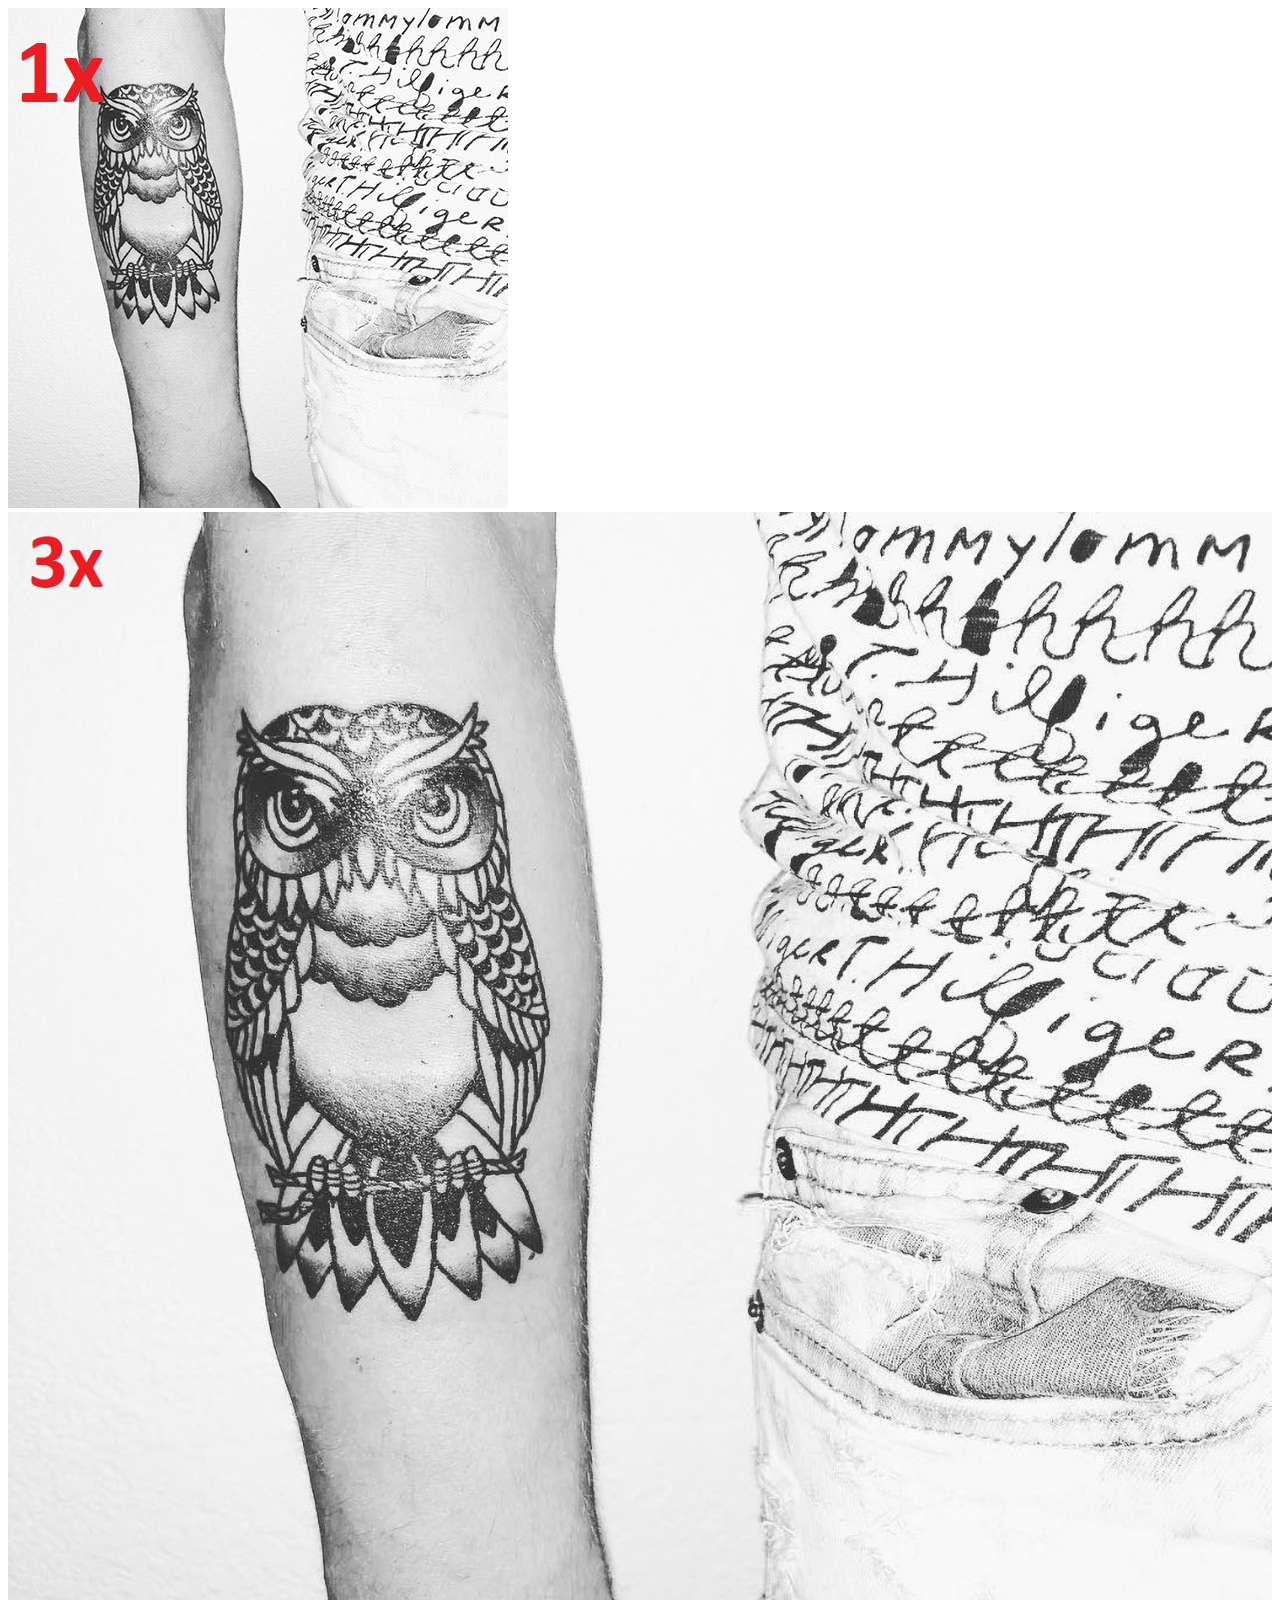
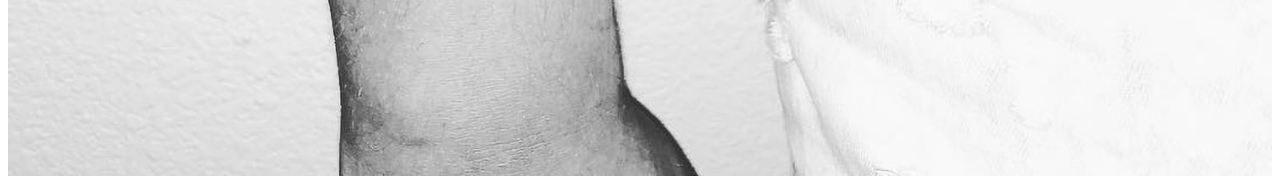
<file: 0/index.html>
<!DOCTYPE html>
<html lang="en">

<head>
    <meta charset="UTF-8">
    <meta name="viewport" content="width=device-width, initial-scale=1.0">
    <meta http-equiv="X-UA-Compatible" content="ie=edge">
    <title>Responsive Images</title>
    <link rel="stylesheet" href="style.css">
</head>

<body>
    <!-- Method 1: DPR with CSS px -->
    <img id="img-1" src="img/lightbox-04_500x500.jpg" srcset="img/DEBUG__lightbox-04_500x500.jpg 1x,
    img/DEBUG__lightbox-04_1000x1000.jpg 2x,
    img/DEBUG__lightbox-04_1500x1500.jpg 3x">

    <!-- Method 2: Pixel Width with CSS % -->
    <img id="img-2" src="img/lightbox-04_500x500.jpg" srcset="img/DEBUG__lightbox-04_500x500.jpg 500w,
        img/DEBUG__lightbox-04_1000x1000.jpg 1000w,
        img/DEBUG__lightbox-04_1500x1500.jpg 1500w">
</body>


</html>
</file>
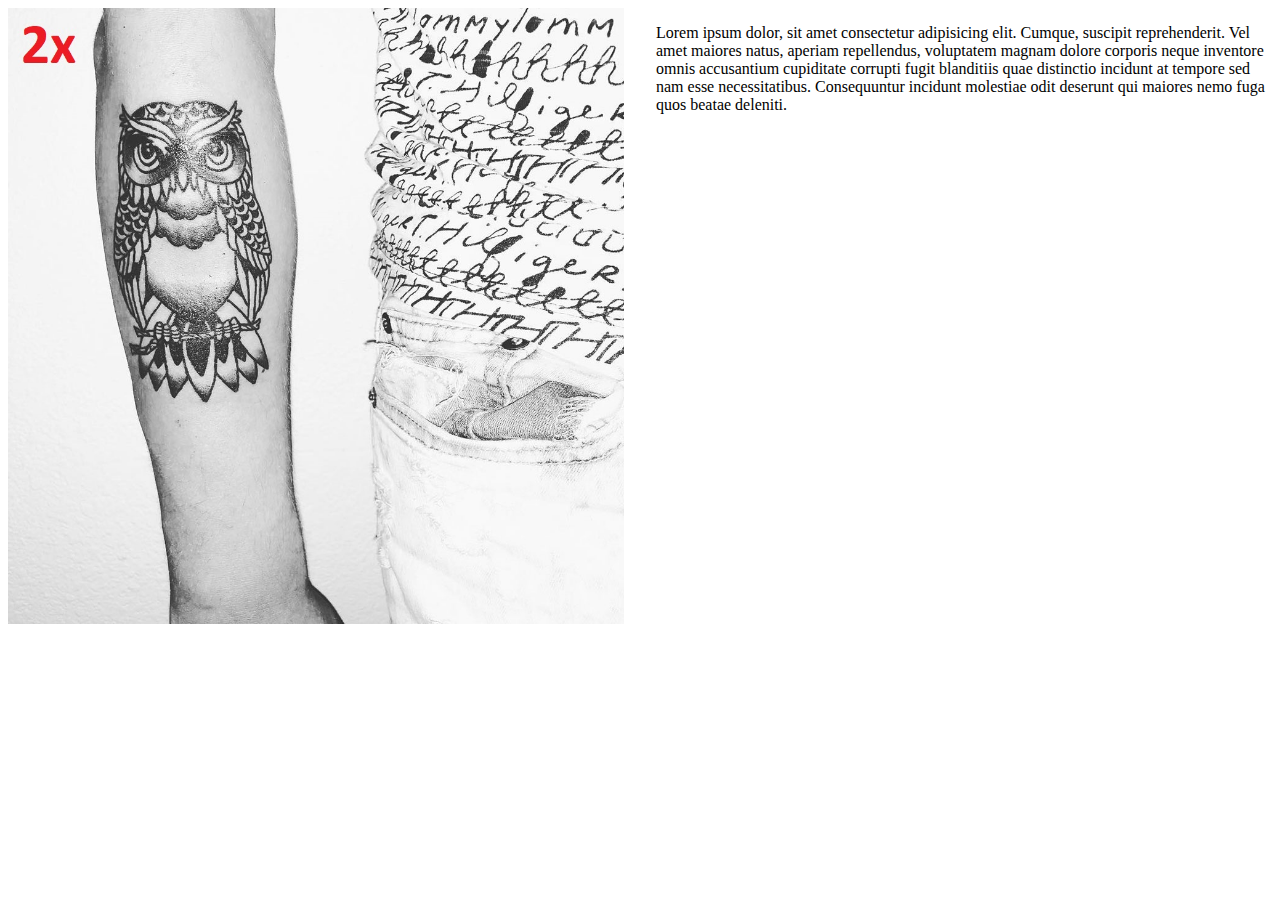
<file: 1/index.html>
<!DOCTYPE html>
<html lang="en">

<head>
    <meta charset="UTF-8">
    <meta name="viewport" content="width=device-width, initial-scale=1.0">
    <meta http-equiv="X-UA-Compatible" content="ie=edge">
    <title>Responsive Images</title>
    <link rel="stylesheet" href="style.css">
</head>

<body>

    <!-- Method 2: Pixel Width with CSS % -->
    <img id="img-2" src="img/lightbox-04_500x500.jpg" srcset="img/DEBUG__lightbox-04_500x500.jpg 500w,
        img/DEBUG__lightbox-04_1000x1000.jpg 1000w,
        img/DEBUG__lightbox-04_1500x1500.jpg 1500w" sizes="(min-width: 600px) 50vw, 100vw">
    <!-- Even more accurate: (min-width: 600px) calc(50vw-2em), 100vw" -->
    <p>Lorem ipsum dolor, sit amet consectetur adipisicing elit. Cumque, suscipit reprehenderit. Vel amet maiores natus,
        aperiam repellendus, voluptatem magnam dolore corporis neque inventore omnis accusantium cupiditate corrupti
        fugit blanditiis quae distinctio incidunt at tempore sed nam esse necessitatibus. Consequuntur incidunt
        molestiae odit deserunt qui maiores nemo fuga quos beatae deleniti.</p>
</body>

</html>
</file>
<file: 0/style.css>
#img-1 {
  width: 500px;
}

#img-2 {
  width: 100%;
}
</file>
<file: 1/style.css>
@media (min-width: 600px) {
  body {
    display: grid;
    grid-template-columns: repeat(2, 1fr);
    grid-gap: 2em;
  }
}

img {
  width: 100%;
}
</file>
